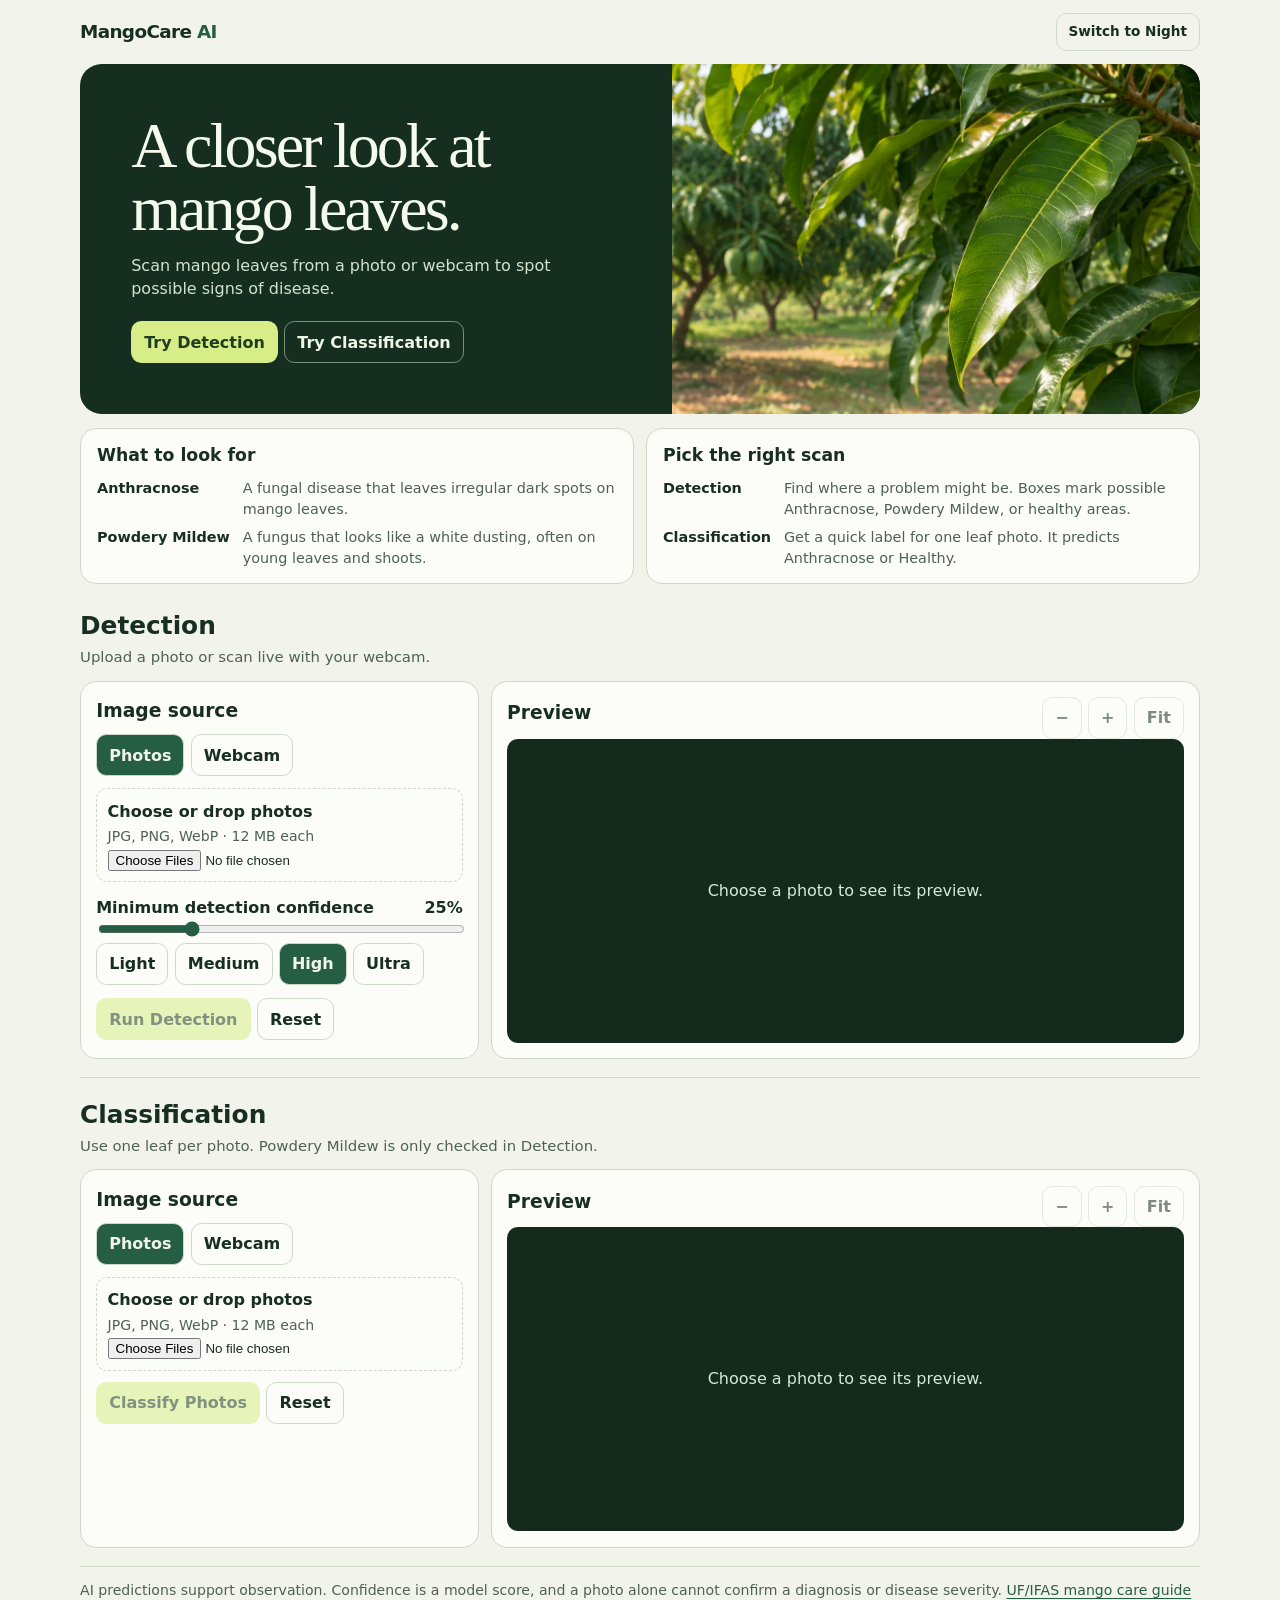
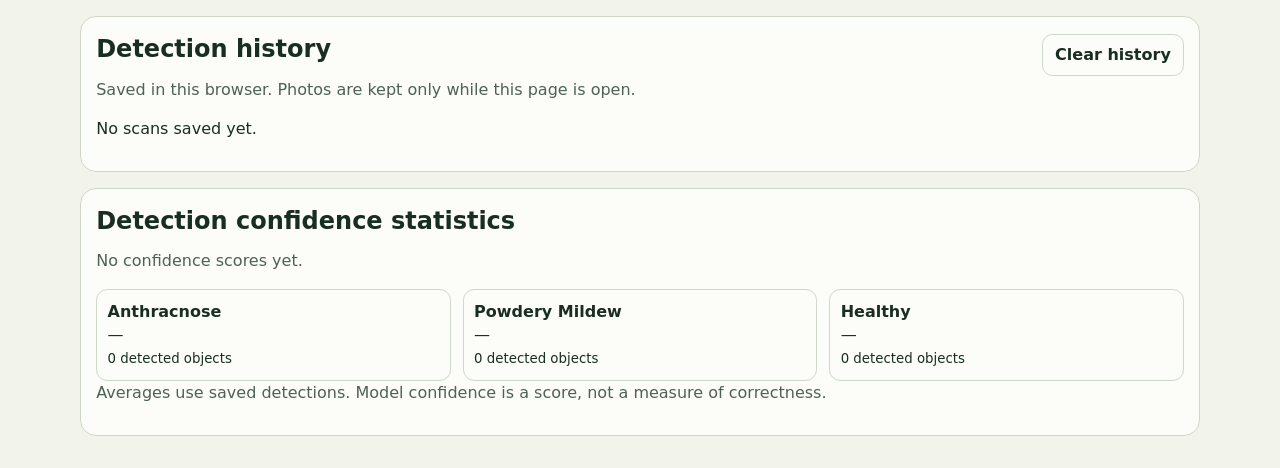
<file: index.html>
<!doctype html>
<html lang="en" data-theme="day">
<head>
  <meta charset="utf-8">
  <meta name="viewport" content="width=device-width, initial-scale=1">
  <title>MangoCare AI</title>
  <script>try { document.documentElement.dataset.theme = localStorage.getItem("mangocare-theme") || (matchMedia("(prefers-color-scheme: dark)").matches ? "night" : "day"); } catch {}</script>
  <link rel="stylesheet" href="static/mangocare.css">

<script defer src="static/theme.js"></script>
<script defer src="static/browser.js?v=2"></script>
<script defer src="static/dashboard.js"></script>

</head>
<body>
<main class="shell">
  <header class="site-header">
    <a class="brand" href="./">MangoCare <span>AI</span></a>
    <button class="quiet" type="button" id="theme">Day / Night</button>
  </header>
  <section class="hero" aria-labelledby="hero-heading">
    <div class="hero-copy">
      <h1 id="hero-heading">A closer look at mango leaves.</h1>
      <p>Scan mango leaves from a photo or webcam to spot possible signs of disease.</p>
      <div class="actions">
        <a class="button primary" href="#detection">Try Detection</a>
        <a class="button hero-secondary" href="#classification">Try Classification</a>
      </div>
    </div>
    <img class="hero-image" src="static/mango-orchard.webp" alt="Glossy green mango leaves in an orchard" width="1280" height="720">
  </section>
  <div class="overview">
    <section class="overview-panel" aria-labelledby="disease-heading">
      <h2 id="disease-heading">What to look for</h2>
      <dl>
        <dt>Anthracnose</dt><dd>A fungal disease that leaves irregular dark spots on mango leaves.</dd>
        <dt>Powdery Mildew</dt><dd>A fungus that looks like a white dusting, often on young leaves and shoots.</dd>
      </dl>
    </section>
    <section class="overview-panel" aria-labelledby="tools-heading">
      <h2 id="tools-heading">Pick the right scan</h2>
      <dl>
        <dt>Detection</dt><dd>Find where a problem might be. Boxes mark possible Anthracnose, Powdery Mildew, or healthy areas.</dd>
        <dt>Classification</dt><dd>Get a quick label for one leaf photo. It predicts Anthracnose or Healthy.</dd>
      </dl>
    </section>
  </div>


<section class="scan-tool" id="detection" data-scan-tool data-ready="1" aria-labelledby="detection-heading">
  <header class="tool-heading">
    <h2 id="detection-heading">Detection</h2>
    <p>Upload a photo or scan live with your webcam.</p>
  </header>

  <div class="work-grid">
    <section class="card controls" aria-labelledby="detection-input-heading">
      <h3 id="detection-input-heading">Image source</h3>
      <div class="switch">
        <button id="detection-files-mode" type="button" aria-pressed="true">Photos</button>
        <button id="detection-camera-mode" type="button" aria-pressed="false">Webcam</button>
      </div>
      <div id="detection-files-panel">
        <label class="drop" id="detection-drop" for="detection-photos"><strong>Choose or drop photos</strong><span>JPG, PNG, WebP · 12 MB each</span><input type="file" id="detection-photos" multiple accept="image/jpeg,image/png,image/webp"></label>
        <ul id="detection-queue" class="queue" aria-label="Selected photos"></ul>
      </div>
      <div id="detection-camera-panel" hidden>
        <div class="actions">
          <button id="detection-start-camera" type="button">Start Camera</button>
          <button id="detection-stop-camera" type="button" disabled>Stop Camera</button>
          <button id="detection-capture" type="button" disabled>Capture Photo</button>
        </div>
        <p id="detection-fps" class="muted">Camera off</p>
      </div>

      <div class="confidence">
        <label for="detection-confidence"><strong>Minimum detection confidence</strong> <output id="detection-confidence-value" for="detection-confidence">25%</output></label>
        <input id="detection-confidence" type="range" min="1" max="99" value="25">
        <div class="presets"><button type="button" data-confidence="65" aria-pressed="false">Light</button><button type="button" data-confidence="45" aria-pressed="false">Medium</button><button type="button" data-confidence="25" aria-pressed="true">High</button><button type="button" data-confidence="10" aria-pressed="false">Ultra</button></div>
      </div>

      <div class="actions">
        <button id="detection-run" class="primary" type="button" disabled>Run Detection</button>
        <button id="detection-reset" class="quiet" type="button">Reset</button>
      </div>
      <p id="detection-status" class="scan-status" role="status"></p>
    </section>
    <section class="card viewer" aria-labelledby="detection-preview-heading">
      <div class="row"><h3 id="detection-preview-heading">Preview</h3><div class="actions">
        <button id="detection-zoom-out" type="button" aria-label="Zoom out" disabled>−</button>
        <button id="detection-zoom-in" type="button" aria-label="Zoom in" disabled>+</button>
        <button id="detection-zoom-reset" type="button" disabled>Fit</button>
      </div></div>
      <div id="detection-viewport" class="viewport">
        <p id="detection-empty" class="muted">Choose a photo to see its preview.</p>
        <div id="detection-stage" class="scan-stage" hidden>
          <img id="detection-preview" alt="Selected mango leaf photo">
          <video id="detection-video" autoplay muted playsinline hidden></video>
          <canvas id="detection-boxes" aria-hidden="true"></canvas>
        </div>
        <div class="scanline" aria-hidden="true"></div>
      </div>
      <p id="detection-live-results" class="muted" hidden></p>
    </section>
  </div>
  <div id="detection-results" class="results" aria-live="polite"></div>
</section>



<section class="scan-tool" id="classification" data-scan-tool data-ready="1" aria-labelledby="classification-heading">
  <header class="tool-heading">
    <h2 id="classification-heading">Classification</h2>
    <p>Use one leaf per photo. Powdery Mildew is only checked in Detection.</p>
  </header>

  <div class="work-grid">
    <section class="card controls" aria-labelledby="classification-input-heading">
      <h3 id="classification-input-heading">Image source</h3>
      <div class="switch">
        <button id="classification-files-mode" type="button" aria-pressed="true">Photos</button>
        <button id="classification-camera-mode" type="button" aria-pressed="false">Webcam</button>
      </div>
      <div id="classification-files-panel">
        <label class="drop" id="classification-drop" for="classification-photos"><strong>Choose or drop photos</strong><span>JPG, PNG, WebP · 12 MB each</span><input type="file" id="classification-photos" multiple accept="image/jpeg,image/png,image/webp"></label>
        <ul id="classification-queue" class="queue" aria-label="Selected photos"></ul>
      </div>
      <div id="classification-camera-panel" hidden>
        <div class="actions">
          <button id="classification-start-camera" type="button">Start Camera</button>
          <button id="classification-stop-camera" type="button" disabled>Stop Camera</button>
          <button id="classification-capture" type="button" disabled>Capture Photo</button>
        </div>
        <p id="classification-fps" class="muted">Camera off</p>
      </div>

      <div class="actions">
        <button id="classification-run" class="primary" type="button" disabled>Classify Photos</button>
        <button id="classification-reset" class="quiet" type="button">Reset</button>
      </div>
      <p id="classification-status" class="scan-status" role="status"></p>
    </section>
    <section class="card viewer" aria-labelledby="classification-preview-heading">
      <div class="row"><h3 id="classification-preview-heading">Preview</h3><div class="actions">
        <button id="classification-zoom-out" type="button" aria-label="Zoom out" disabled>−</button>
        <button id="classification-zoom-in" type="button" aria-label="Zoom in" disabled>+</button>
        <button id="classification-zoom-reset" type="button" disabled>Fit</button>
      </div></div>
      <div id="classification-viewport" class="viewport">
        <p id="classification-empty" class="muted">Choose a photo to see its preview.</p>
        <div id="classification-stage" class="scan-stage" hidden>
          <img id="classification-preview" alt="Selected mango leaf photo">
          <video id="classification-video" autoplay muted playsinline hidden></video>

        </div>
        <div class="scanline" aria-hidden="true"></div>
      </div>

    </section>
  </div>
  <div id="classification-results" class="results" aria-live="polite"></div>
</section>

  <p class="muted page-note">AI predictions support observation. Confidence is a model score, and a photo alone cannot confirm a diagnosis or disease severity. <a href="https://ask.ifas.ufl.edu/publication/mg216">UF/IFAS mango care guide</a></p>
  <section id="history" class="card lower">
    <div class="row"><h2>Detection history</h2><button id="detection-clear-history" class="quiet" type="button">Clear history</button></div>
    <p class="muted">Saved in this browser. Photos are kept only while this page is open.</p>
    <div id="detection-history-list" class="history-list"></div>
    <details id="detection-legacy" hidden><summary>Earlier browser history</summary><ul id="detection-legacy-list"></ul></details>
  </section>
  <section id="statistics" class="card lower">
    <h2>Detection confidence statistics</h2><p id="detection-overall" class="muted"></p>
    <div id="detection-statistics-list" class="metrics"></div>
    <p class="muted">Averages use saved detections. Model confidence is a score, not a measure of correctness.</p>
  </section>
</main>
<script id="project-data" type="application/json">{"care": {"Anthracnose": {"Causes": ["Colletotrichum fungi infect susceptible mango tissue.", "Rain splash and extended leaf wetness favor spread."], "Precautions": ["Water the soil and avoid wetting foliage or flowers.", "Thin dense growth so leaves dry sooner after rain."], "Treatment": ["Remove infected debris and prune affected twigs.", "Ask local agricultural extension whether a labeled treatment is appropriate."], "description": "A fungal disease that can leave irregular dark brown or black spots on mango leaves. It can also affect flowers, twigs, and fruit."}, "Healthy": {"Care": ["Continue normal watering and pruning.", "Seek local advice if persistent spots or powdery growth appear."], "Precautions": ["Water the root zone and keep foliage dry.", "Monitor new growth after changes in weather."], "What to check": ["Look for a uniform color and intact leaf tissue.", "Inspect other leaves and flowers for symptoms outside the photo."], "description": "The visible leaf tissue matched the model\u2019s Healthy class."}, "Powdery Mildew": {"Causes": ["Powdery mildew fungi produce spores on infected tissue.", "Tender leaves and flower clusters are especially susceptible."], "Precautions": ["Maintain airflow through the canopy.", "Check new shoots and flower clusters during flowering."], "Treatment": ["Remove visibly affected growth where practical.", "Ask local agricultural extension about suitable labeled options if symptoms spread."], "description": "A fungal disease that can leave a white, powder-like coating on young mango leaves, shoots, and flower clusters."}}, "classes": ["Anthracnose", "Powdery Mildew", "Healthy"]}</script>
</body>
</html>
</file>
<file: static/mangocare.css>
* { box-sizing:border-box; }
:root {
  color-scheme:light;
  --bg:#f2f4eb; --surface:#fcfdf8; --text:#182e22; --muted:#4e6154;
  --line:#ced8c9; --green:#265e43; --accent:#d7ed87; --action:#203c21;
}
:root[data-theme="night"] {
  color-scheme:dark;
  --bg:#14231a; --surface:#1f3226; --text:#ecf4e7; --muted:#b9ccba;
  --line:#47624f; --green:#a4d7ad;
}
html { scroll-behavior:smooth; }
body { margin:0; color:var(--text); background:var(--bg); font:1rem/1.45 system-ui,sans-serif; }
a { color:var(--green); text-underline-offset:.2em; }
button,.button { border:1px solid var(--line); color:var(--text); background:var(--surface); border-radius:.65rem; padding:.52rem .75rem; font:inherit; font-weight:650; cursor:pointer; text-decoration:none; }
button:disabled { opacity:.55; cursor:default; }
.primary { display:inline-block; background:var(--accent); color:var(--action); border-color:transparent; }
.quiet { background:transparent; }
button:focus-visible,a:focus-visible,input:focus-visible,summary:focus-visible { outline:3px solid var(--green); outline-offset:3px; }
.shell { width:min(1120px,calc(100% - 3rem)); margin:auto; padding-bottom:2rem; }
.row { display:flex; align-items:center; justify-content:space-between; gap:1rem; }
.site-header { display:flex; align-items:center; justify-content:space-between; gap:1rem; padding:.8rem 0; }
.brand { color:var(--text); font-size:1.15rem; font-weight:800; text-decoration:none; letter-spacing:-.035em; }
.brand span { color:var(--green); }
.site-header button { font-size:.85rem; }
.hero { display:grid; grid-template-columns:minmax(0,1.12fr) minmax(0,1fr); position:relative; overflow:hidden; isolation:isolate; border-radius:1.35rem; background:#152e20; color:#f4faec; }
.hero-copy { align-self:center; padding:clamp(1.45rem,4vw,3.2rem); }
.hero-copy p { max-width:31rem; color:#d3e2ce; margin-bottom:1.3rem; }
.hero-secondary { background:transparent; color:#edf6e5; border-color:#78917e; }
.hero :focus-visible { outline-color:var(--accent); }
.hero-image { display:block; width:100%; height:100%; min-height:0; max-height:23rem; object-fit:cover; object-position:68% center; }
.overview { display:grid; grid-template-columns:1fr 1fr; gap:.75rem; margin:.85rem 0 .35rem; }
.overview-panel { padding:.9rem 1rem; border:1px solid var(--line); border-radius:1rem; background:var(--surface); }
.overview-panel h2 { margin-bottom:.6rem; font-size:1.08rem; }
.overview-panel dl { display:grid; grid-template-columns:max-content minmax(0,1fr); gap:.45rem .8rem; margin:0; font-size:.9rem; }
.overview-panel dt { font-weight:750; }
.overview-panel dd { margin:0; color:var(--muted); }
h1,h2,h3,h4,p { margin-top:0; }
h1 { font:400 clamp(2.55rem,5vw,4.5rem)/.98 Georgia,serif; letter-spacing:-.045em; margin-bottom:.85rem; }
.metrics { display:grid; grid-template-columns:repeat(3,minmax(0,1fr)); gap:.75rem; }
.card { background:var(--surface); border:1px solid var(--line); border-radius:1rem; padding:.95rem; }
.card h2,.card h3,.row h2 { margin:0 0 .65rem; }
.card h4 { margin-bottom:.2rem; }
.card ul { padding-left:1.2rem; margin-top:.2rem; }
.scan-tool { padding:1.15rem 0; border-bottom:1px solid var(--line); scroll-margin-top:1rem; }
.tool-heading h2 { margin-bottom:.2rem; font-size:1.55rem; }
.tool-heading p { margin-bottom:.75rem; color:var(--muted); font-size:.93rem; }
.work-grid { display:grid; grid-template-columns:minmax(16rem,.72fr) minmax(0,1.28fr); gap:.75rem; }
.switch,.actions,.presets { display:flex; flex-wrap:wrap; gap:.4rem; }
[aria-pressed="true"] { background:var(--green); color:var(--bg); }
.drop { margin-top:.75rem; display:grid; gap:.2rem; border:1px dashed var(--line); border-radius:.7rem; padding:.65rem; cursor:pointer; }
.drop.over { outline:3px solid var(--green); }
.drop span,.muted { color:var(--muted); }
.drop span { font-size:.88rem; }
.drop input { max-width:100%; }
.queue { max-height:8rem; overflow:auto; overflow-wrap:anywhere; }
.queue:empty,.scan-status:empty,.results:empty { display:none; }
.queue button { font-size:.9rem; padding:.2rem .45rem; text-align:left; }
.controls > .actions,.controls [id$="-camera-panel"] { margin-top:.7rem; }
.confidence { margin:.85rem 0; }
.confidence output { float:right; font-weight:bold; }
.confidence input { width:100%; accent-color:var(--green); }
.scan-status { margin:.55rem 0 0; }
.warning { border-left:4px solid #a65d15; padding:.45rem .7rem; }
.viewport { display:grid; grid-template:minmax(0,1fr) / minmax(0,1fr); place-items:center; height:clamp(12rem,27vw,19rem); position:relative; border-radius:.7rem; overflow:hidden; background:#142a1d; color:#d3e9db; touch-action:none; container-type:size; }
.viewport .muted { color:#d3e9db; margin:0; padding:.6rem; text-align:center; }
.scan-stage { position:relative; max-width:100%; max-height:100%; transform-origin:center; }
.scan-stage img,.scan-stage video { max-width:100cqw; max-height:100cqh; display:block; }
.scan-stage canvas { position:absolute; inset:0; height:100%; width:100%; pointer-events:none; }
[hidden] { display:none !important; }
.scanline { display:none; position:absolute; inset:0; pointer-events:none; background:linear-gradient(transparent 44%,#9bfba24d 49%,#bcffba 50%,transparent 52%); }
.viewport.scanning .scanline { display:block; animation:sweep 1.6s infinite alternate ease-in-out; }
@keyframes sweep { from { transform:translateY(-45%); } to { transform:translateY(45%); } }
.results,.lower { margin-top:1rem; }
.results h3 { margin-bottom:.55rem; }
.result-card { display:flex; gap:1rem; margin-top:.6rem; border-left:3px solid var(--green); }
.result-body { flex:1; min-width:0; }
.result-filename { color:var(--muted); font-size:.83rem; font-weight:650; overflow-wrap:anywhere; }
.result-thumbnail { width:clamp(4rem,12vw,7.5rem); height:clamp(4rem,12vw,7.5rem); border-radius:.6rem; object-fit:cover; background:var(--bg); }
.result-title { margin-bottom:.5rem; font-size:1.25rem; font-weight:760; letter-spacing:-.025em; }
.result-tags { display:flex; flex-wrap:wrap; gap:.35rem; }
.result-tag { border:1px solid var(--line); border-radius:2rem; padding:.22rem .55rem; font-size:.82rem; font-weight:700; }
.result-tag[data-label="Anthracnose"] { box-shadow:inset 3px 0 #c6893f; }
.result-tag[data-label="Powdery Mildew"] { box-shadow:inset 3px 0 #9a7cc4; }
.result-tag[data-label="Healthy"] { box-shadow:inset 3px 0 #68ad77; }
.result-actions { margin:.65rem 0; }
.result-actions button,.result-actions a { font-size:.85rem; }
.result-scores { display:grid; gap:.45rem; max-width:34rem; margin-bottom:.75rem; }
.result-score { display:grid; grid-template-columns:1fr auto; align-items:center; gap:.15rem .5rem; font-size:.85rem; }
.score-track { grid-column:1/-1; height:.37rem; background:var(--line); border-radius:1rem; overflow:hidden; }
.score-fill { height:100%; display:block; background:#6ba775; border-radius:1rem; }
.score-fill[data-label="Anthracnose"] { background:#c6893f; }
.result-care { border-top:1px solid var(--line); padding-top:.5rem; margin-top:.45rem; font-size:.9rem; }
.result-care summary { cursor:pointer; color:var(--green); font-weight:700; }
.result-care summary ~ p { margin:.6rem 0; }
.page-note { margin:.8rem 0; font-size:.88rem; }
.metrics>div { padding:.65rem; border:1px solid var(--line); border-radius:.7rem; }
.history-list { max-height:26rem; overflow:auto; }
.history-line { display:flex; align-items:center; gap:1rem; justify-content:space-between; border-top:1px solid var(--line); padding:.5rem 0; }
@media (max-width:760px) { .work-grid,.overview { grid-template-columns:1fr; } }
@media (max-width:600px) {
  .shell { width:calc(100% - 1.5rem); }
  .hero,.metrics { grid-template-columns:1fr; }
  .hero-image { height:10rem; object-position:center 54%; }
  .overview-panel dl { grid-template-columns:1fr; gap:.15rem; }
  .overview-panel dd + dt { margin-top:.35rem; }
  .result-card { gap:.65rem; }
}
@media (prefers-reduced-motion:reduce) { *,*::before,*::after { scroll-behavior:auto !important; animation:none !important; transition:none !important; } }
</file>
